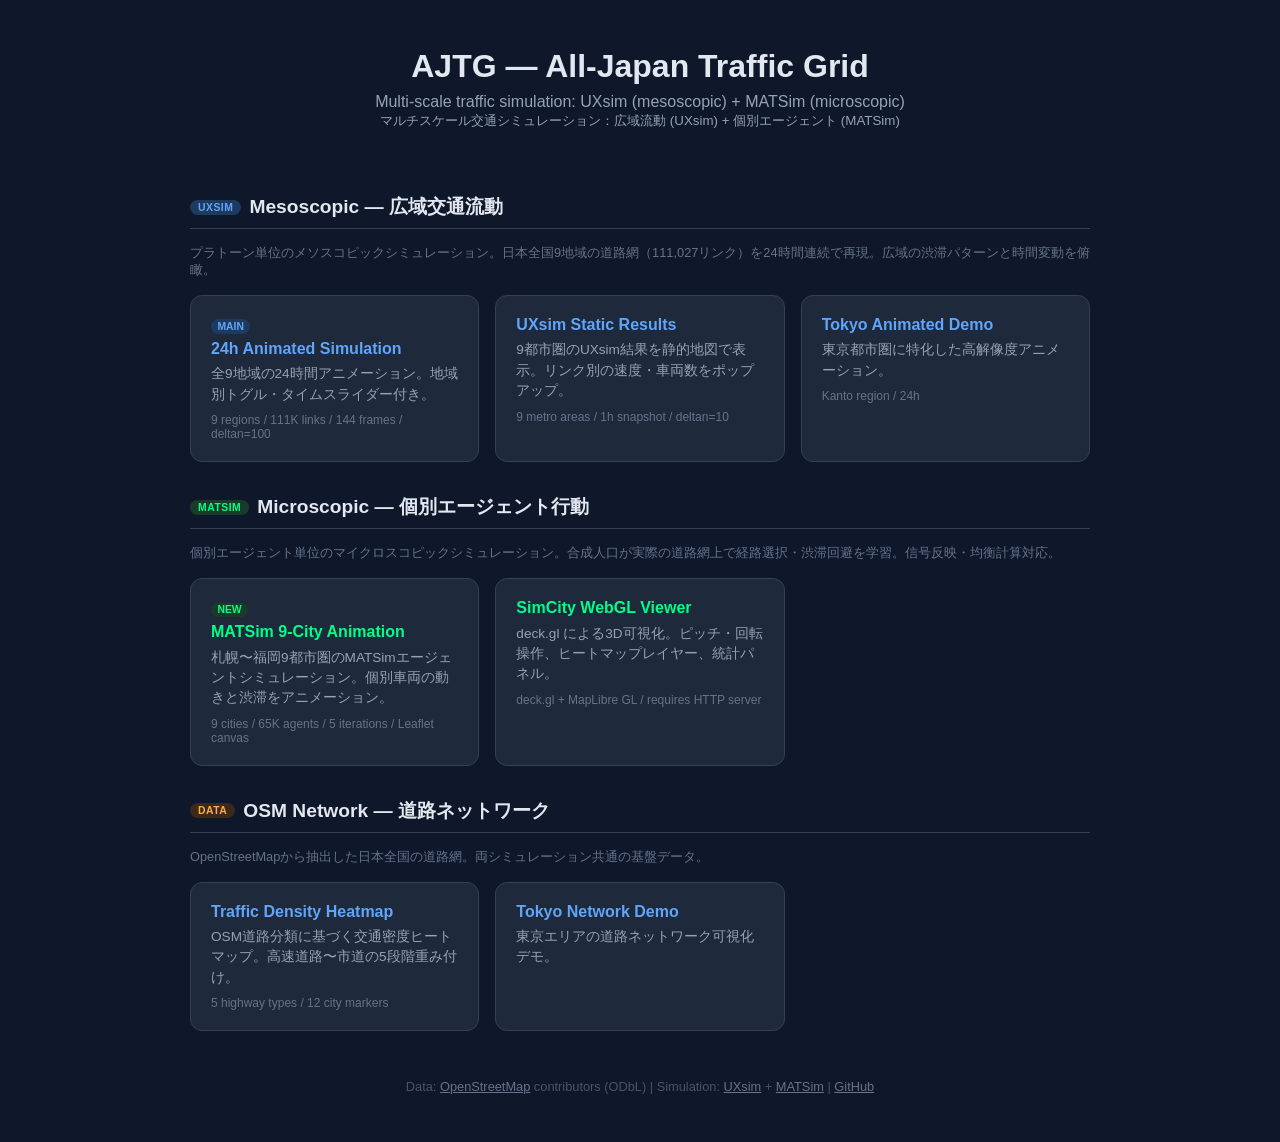
<file: visualize/output/index.html>
<!DOCTYPE html>
<html lang="en">
<head>
  <meta charset="UTF-8">
  <meta name="viewport" content="width=device-width, initial-scale=1.0">
  <title>All-Japan Traffic Grid Simulation</title>
  <style>
    * { margin: 0; padding: 0; box-sizing: border-box; }
    body {
      font-family: -apple-system, BlinkMacSystemFont, "Segoe UI", "Hiragino Sans", Roboto, sans-serif;
      background: #0f172a;
      color: #e2e8f0;
      min-height: 100vh;
      display: flex;
      flex-direction: column;
      align-items: center;
      padding: 3rem 1rem;
    }
    h1 { font-size: 2rem; font-weight: 700; margin-bottom: 0.5rem; }
    .subtitle { color: #94a3b8; margin-bottom: 2rem; text-align: center; }
    .section-title {
      font-size: 1.2rem; font-weight: 600; color: #e2e8f0;
      margin: 2rem 0 1rem; width: 100%; max-width: 900px;
      padding-bottom: 0.5rem; border-bottom: 1px solid #334155;
      display: flex; align-items: center; gap: 0.5rem;
    }
    .section-tag {
      font-size: 0.65rem; padding: 2px 8px; border-radius: 9999px;
      font-weight: 600; text-transform: uppercase; letter-spacing: 0.5px;
    }
    .tag-uxsim { background: #1e3a5f; color: #60a5fa; }
    .tag-matsim { background: #1a3a2a; color: #00ff88; }
    .tag-data { background: #3a2a1a; color: #ffaa44; }
    .section-desc { font-size: 0.8rem; color: #64748b; max-width: 900px; width: 100%; margin-bottom: 1rem; }
    .grid {
      display: grid;
      grid-template-columns: repeat(auto-fill, minmax(280px, 1fr));
      gap: 1rem;
      max-width: 900px;
      width: 100%;
    }
    a.card {
      display: block; background: #1e293b; border: 1px solid #334155;
      border-radius: 12px; padding: 1.25rem; text-decoration: none;
      color: inherit; transition: border-color 0.2s, transform 0.2s;
    }
    a.card:hover { border-color: #60a5fa; transform: translateY(-2px); }
    a.card.matsim:hover { border-color: #00ff88; }
    .card h2 { font-size: 1rem; color: #60a5fa; margin-bottom: 0.4rem; }
    .card.matsim h2 { color: #00ff88; }
    .card p { font-size: 0.85rem; color: #94a3b8; line-height: 1.5; }
    .badge {
      display: inline-block; font-size: 0.65rem; padding: 0.1rem 0.4rem;
      border-radius: 9999px; margin-bottom: 0.4rem; font-weight: 600;
    }
    .badge-main { background: #1e3a5f; color: #60a5fa; }
    .badge-new { background: #1a3a2a; color: #00ff88; }
    .specs { font-size: 0.75rem; color: #64748b; margin-top: 0.5rem; }
    footer { margin-top: 3rem; color: #475569; font-size: 0.8rem; text-align: center; }
    footer a { color: #64748b; }
  </style>
</head>
<body>
  <h1>AJTG — All-Japan Traffic Grid</h1>
  <p class="subtitle">
    Multi-scale traffic simulation: UXsim (mesoscopic) + MATSim (microscopic)<br>
    <small>マルチスケール交通シミュレーション：広域流動 (UXsim) + 個別エージェント (MATSim)</small>
  </p>

  <!-- UXsim Section -->
  <div class="section-title">
    <span class="section-tag tag-uxsim">UXsim</span>
    Mesoscopic — 広域交通流動
  </div>
  <div class="section-desc">
    プラトーン単位のメソスコピックシミュレーション。日本全国9地域の道路網（111,027リンク）を24時間連続で再現。広域の渋滞パターンと時間変動を俯瞰。
  </div>
  <div class="grid">
    <a class="card" href="japan_traffic_animated.html">
      <span class="badge badge-main">MAIN</span>
      <h2>24h Animated Simulation</h2>
      <p>全9地域の24時間アニメーション。地域別トグル・タイムスライダー付き。</p>
      <div class="specs">9 regions / 111K links / 144 frames / deltan=100</div>
    </a>

    <a class="card" href="japan_traffic_uxsim.html">
      <h2>UXsim Static Results</h2>
      <p>9都市圏のUXsim結果を静的地図で表示。リンク別の速度・車両数をポップアップ。</p>
      <div class="specs">9 metro areas / 1h snapshot / deltan=10</div>
    </a>

    <a class="card" href="tokyo_animated.html">
      <h2>Tokyo Animated Demo</h2>
      <p>東京都市圏に特化した高解像度アニメーション。</p>
      <div class="specs">Kanto region / 24h</div>
    </a>
  </div>

  <!-- MATSim Section -->
  <div class="section-title">
    <span class="section-tag tag-matsim">MATSim</span>
    Microscopic — 個別エージェント行動
  </div>
  <div class="section-desc">
    個別エージェント単位のマイクロスコピックシミュレーション。合成人口が実際の道路網上で経路選択・渋滞回避を学習。信号反映・均衡計算対応。
  </div>
  <div class="grid">
    <a class="card matsim" href="japan_matsim_animated.html">
      <span class="badge badge-new">NEW</span>
      <h2>MATSim 9-City Animation</h2>
      <p>札幌〜福岡9都市圏のMATSimエージェントシミュレーション。個別車両の動きと渋滞をアニメーション。</p>
      <div class="specs">9 cities / 65K agents / 5 iterations / Leaflet canvas</div>
    </a>

    <a class="card matsim" href="../web/index.html">
      <h2>SimCity WebGL Viewer</h2>
      <p>deck.gl による3D可視化。ピッチ・回転操作、ヒートマップレイヤー、統計パネル。</p>
      <div class="specs">deck.gl + MapLibre GL / requires HTTP server</div>
    </a>
  </div>

  <!-- Data Section -->
  <div class="section-title">
    <span class="section-tag tag-data">DATA</span>
    OSM Network — 道路ネットワーク
  </div>
  <div class="section-desc">
    OpenStreetMapから抽出した日本全国の道路網。両シミュレーション共通の基盤データ。
  </div>
  <div class="grid">
    <a class="card" href="japan_traffic_heatmap.html">
      <h2>Traffic Density Heatmap</h2>
      <p>OSM道路分類に基づく交通密度ヒートマップ。高速道路〜市道の5段階重み付け。</p>
      <div class="specs">5 highway types / 12 city markers</div>
    </a>

    <a class="card" href="tokyo_demo.html">
      <h2>Tokyo Network Demo</h2>
      <p>東京エリアの道路ネットワーク可視化デモ。</p>
    </a>
  </div>

  <footer>
    Data: <a href="https://www.openstreetmap.org/">OpenStreetMap</a> contributors (ODbL)
    | Simulation: <a href="https://github.com/toruseo/uxsim">UXsim</a>
    + <a href="https://matsim.org/">MATSim</a>
    | <a href="https://github.com/lutelute/all-japan-traffic-grid">GitHub</a>
  </footer>
</body>
</html>
</file>
